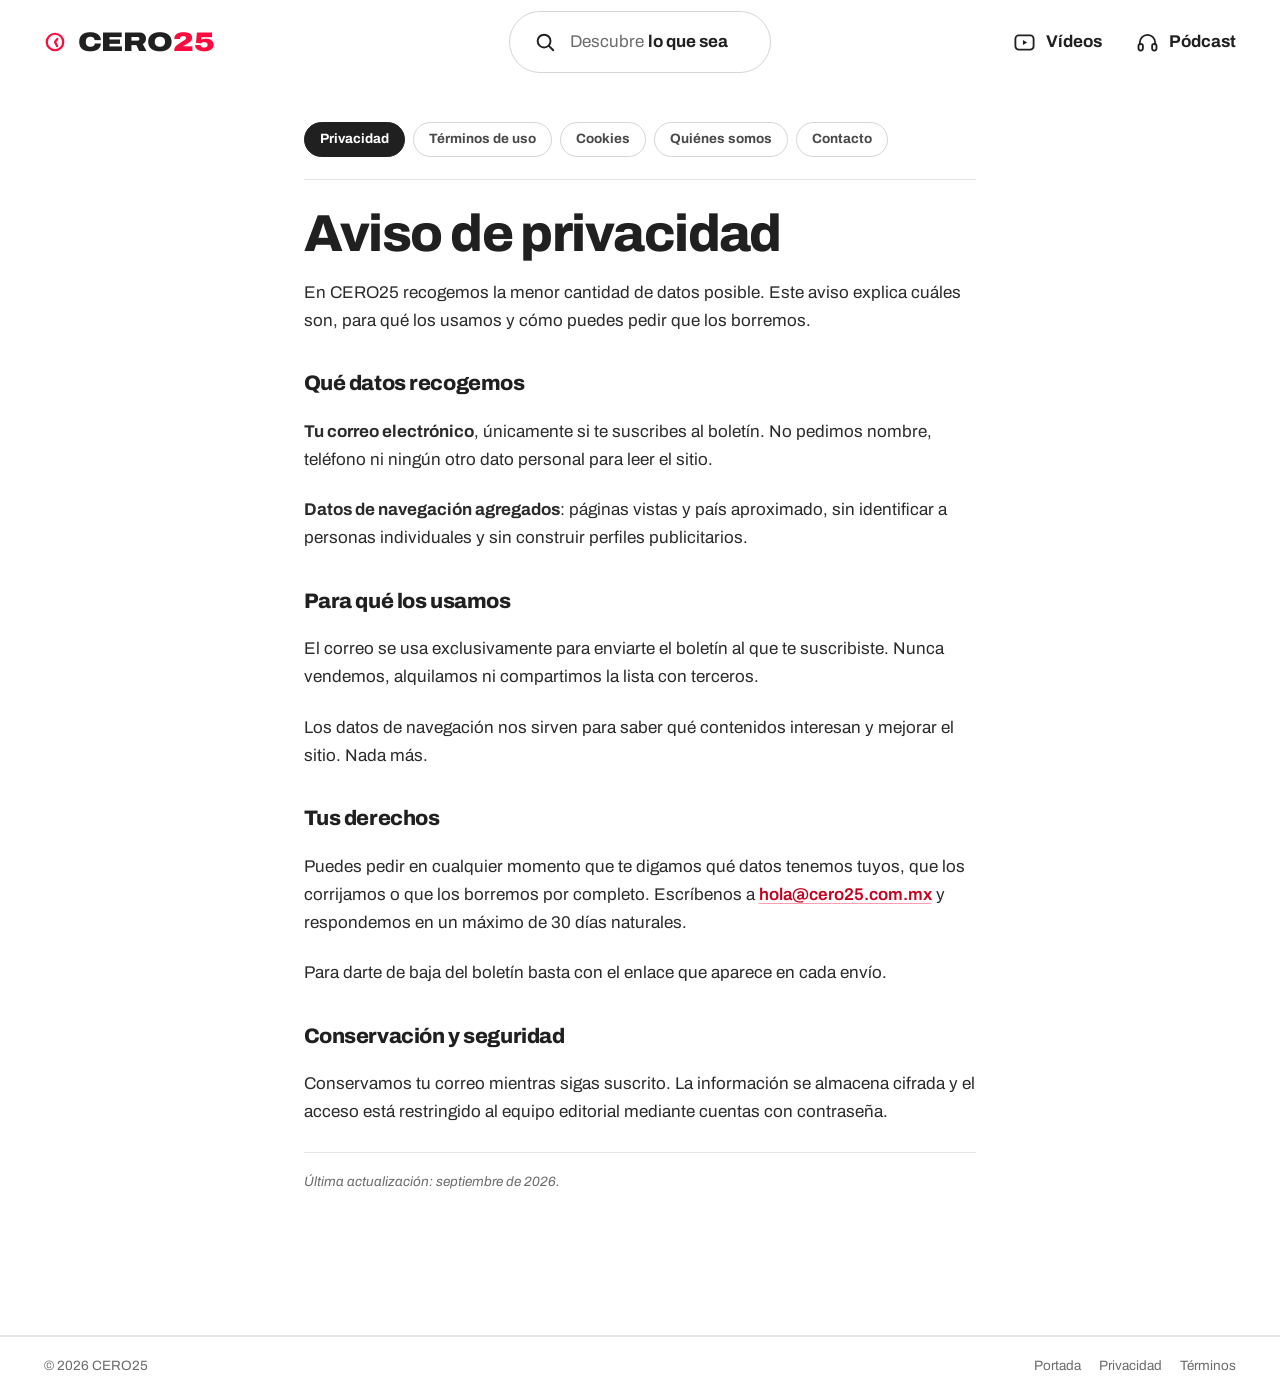
<file: public/legal.html>
<!DOCTYPE html>
<html lang="es">
<head>
<meta charset="UTF-8">
<meta name="viewport" content="width=device-width, initial-scale=1">
<title>CERO25 — Información legal</title>
<meta name="description" content="Aviso de privacidad, términos de uso y política de cookies de CERO25." id="metaDesc">
<meta name="theme-color" content="#ff0a3c">
<link rel="preconnect" href="https://fonts.googleapis.com">
<link rel="preconnect" href="https://fonts.gstatic.com" crossorigin>
<link href="https://fonts.googleapis.com/css2?family=Archivo:ital,wdth,wght@0,62..125,100..900;1,62..125,100..900&display=swap" rel="stylesheet">
<link rel="stylesheet" href="styles.css">
<link rel="icon" href="data:image/svg+xml,%3Csvg xmlns='http://www.w3.org/2000/svg' viewBox='0 0 24 24'%3E%3Ccircle cx='12' cy='12' r='9' fill='none' stroke='%23ff0a3c' stroke-width='2.6'/%3E%3Cpath d='M12 12l2.6-3.4M12 12l2.4 4.6' stroke='%23ff0a3c' stroke-width='2.6' stroke-linecap='round' fill='none'/%3E%3C/svg%3E">
</head>
<body>

<header class="hdr" id="hdr">
  <div class="hdr-in">
    <a class="logo" href="index.html" aria-label="CERO25 — inicio">
      <svg class="logo-clock" viewBox="0 0 24 24" aria-hidden="true">
        <circle cx="12" cy="12" r="9"></circle>
        <path d="M12 12l2.6-3.4"></path>
        <path d="M12 12l2.4 4.6"></path>
      </svg>
      <span class="logo-word">CERO<span class="n25">25</span></span>
    </a>
    <form class="search" role="search" action="seccion.html" method="get">
      <svg class="search-ico" viewBox="0 0 24 24" aria-hidden="true">
        <circle cx="11" cy="11" r="7"></circle><path d="M16.5 16.5L21 21"></path>
      </svg>
      <input name="q" type="search" aria-label="Descubre lo que sea" autocomplete="off">
      <span class="search-ph">Descubre <b>lo que sea</b></span>
    </form>
    <div class="hdr-right">
      <nav class="hdr-links" aria-label="Medios">
        <a href="seccion.html?tipo=video" class="hdr-link">
          <svg viewBox="0 0 24 24" aria-hidden="true"><rect x="2.5" y="4.5" width="19" height="15" rx="3.5"></rect><path d="M10.4 9.3v5.4l4.4-2.7z" fill="currentColor" stroke="none"></path></svg>
          <span>Vídeos</span>
        </a>
        <a href="seccion.html?cat=podcast" class="hdr-link">
          <svg viewBox="0 0 24 24" aria-hidden="true"><path d="M4 14v-2a8 8 0 0116 0v2"></path><rect x="2.6" y="13.4" width="4.6" height="7" rx="2.3"></rect><rect x="16.8" y="13.4" width="4.6" height="7" rx="2.3"></rect></svg>
          <span>Pódcast</span>
        </a>
      </nav>
    </div>
  </div>
</header>

<main class="art-wrap">
  <div class="legal-tabs">
    <a href="legal.html?p=privacidad" data-t="privacidad">Privacidad</a>
    <a href="legal.html?p=terminos" data-t="terminos">Términos de uso</a>
    <a href="legal.html?p=cookies" data-t="cookies">Cookies</a>
    <a href="legal.html?p=nosotros" data-t="nosotros">Quiénes somos</a>
    <a href="legal.html?p=contacto" data-t="contacto">Contacto</a>
  </div>

  <article id="sec-privacidad" hidden>
    <h1 class="art-title">Aviso de privacidad</h1>
    <div class="art-cuerpo legal-cuerpo">
      <p>En CERO25 recogemos la menor cantidad de datos posible. Este aviso explica cuáles
        son, para qué los usamos y cómo puedes pedir que los borremos.</p>
      <h2>Qué datos recogemos</h2>
      <p><b>Tu correo electrónico</b>, únicamente si te suscribes al boletín. No pedimos
        nombre, teléfono ni ningún otro dato personal para leer el sitio.</p>
      <p><b>Datos de navegación agregados</b>: páginas vistas y país aproximado, sin
        identificar a personas individuales y sin construir perfiles publicitarios.</p>
      <h2>Para qué los usamos</h2>
      <p>El correo se usa exclusivamente para enviarte el boletín al que te suscribiste.
        Nunca vendemos, alquilamos ni compartimos la lista con terceros.</p>
      <p>Los datos de navegación nos sirven para saber qué contenidos interesan y mejorar
        el sitio. Nada más.</p>
      <h2>Tus derechos</h2>
      <p>Puedes pedir en cualquier momento que te digamos qué datos tenemos tuyos, que los
        corrijamos o que los borremos por completo. Escríbenos a
        <a href="mailto:hola@cero25.com.mx">hola@cero25.com.mx</a> y respondemos en un
        máximo de 30 días naturales.</p>
      <p>Para darte de baja del boletín basta con el enlace que aparece en cada envío.</p>
      <h2>Conservación y seguridad</h2>
      <p>Conservamos tu correo mientras sigas suscrito. La información se almacena cifrada
        y el acceso está restringido al equipo editorial mediante cuentas con contraseña.</p>
      <p class="legal-fecha">Última actualización: septiembre de 2026.</p>
    </div>
  </article>

  <article id="sec-terminos" hidden>
    <h1 class="art-title">Términos de uso</h1>
    <div class="art-cuerpo legal-cuerpo">
      <p>Al usar CERO25 aceptas estas condiciones. Están escritas para que se entiendan.</p>
      <h2>Uso del contenido</h2>
      <p>Los textos e imágenes originales de CERO25 son propiedad de sus autores. Puedes
        <b>citar fragmentos</b> siempre que incluyas un enlace a la fuente. No puedes
        republicar artículos completos, traducirlos ni reutilizarlos con fines comerciales
        sin permiso escrito.</p>
      <p>Algunas imágenes provienen de bancos con licencias abiertas (Creative Commons o
        dominio público) y llevan el crédito de su autor. Esos créditos deben conservarse
        si reutilizas el material.</p>
      <h2>Contenido de terceros</h2>
      <p>El sitio incrusta reproductores de plataformas externas como YouTube y Spotify.
        Ese contenido pertenece a sus titulares y se rige por los términos de cada
        plataforma.</p>
      <h2>Exactitud y responsabilidad</h2>
      <p>Publicamos con el mayor cuidado posible y corregimos los errores que detectamos.
        Aun así, el contenido se ofrece con fines informativos y de entretenimiento; no
        constituye asesoría profesional de ningún tipo.</p>
      <h2>Disponibilidad</h2>
      <p>Procuramos que el sitio esté siempre disponible, pero puede haber interrupciones
        por mantenimiento o causas ajenas. Nos reservamos el derecho de modificar o retirar
        contenidos y de actualizar estos términos.</p>
      <p class="legal-fecha">Última actualización: septiembre de 2026.</p>
    </div>
  </article>

  <article id="sec-cookies" hidden>
    <h1 class="art-title">Política de cookies</h1>
    <div class="art-cuerpo legal-cuerpo">
      <p>Buenas noticias: CERO25 usa muy pocas, y ninguna sirve para perseguirte por
        internet.</p>
      <h2>Qué guardamos en tu navegador</h2>
      <p><b>Datos técnicos mínimos.</b> Si entras al panel de redacción, tu sesión se
        guarda para no pedirte la contraseña en cada página. Si eres lector, prácticamente
        no guardamos nada.</p>
      <p><b>Almacenamiento local del sitio.</b> Para que las páginas carguen rápido, el
        navegador guarda copias de imágenes y estilos. Se puede borrar en cualquier momento
        desde la configuración de tu navegador.</p>
      <h2>Lo que NO usamos</h2>
      <p>No usamos cookies publicitarias, ni de redes sociales, ni de terceros que
        construyan perfiles de comportamiento. Nuestra medición de audiencia es anónima
        y agregada: cuenta visitas, no personas.</p>
      <p>Por eso no verás en este sitio el molesto banner de consentimiento: no lo
        necesitamos.</p>
      <h2>Contenido incrustado</h2>
      <p>Cuando reproduces un vídeo o un episodio, la plataforma correspondiente
        (YouTube o Spotify) puede establecer sus propias cookies. Usamos la versión de
        YouTube sin cookies de rastreo siempre que es posible.</p>
      <p class="legal-fecha">Última actualización: septiembre de 2026.</p>
    </div>
  </article>

  <article id="sec-nosotros" hidden>
    <h1 class="art-title">Quiénes somos</h1>
    <div class="art-cuerpo legal-cuerpo">
      <p>CERO25 es una publicación independiente sobre videojuegos, cine, series, anime,
        música y la cultura digital que los rodea. En español, y con criterio propio.</p>
      <h2>Qué hacemos</h2>
      <p>Análisis, guías, reportajes, vídeos y pódcast. Cubrimos lo que nos parece que vale
        la pena, no lo que dicta el calendario de lanzamientos. Cuando algo no nos convence
        lo decimos, y explicamos por qué.</p>
      <h2>Cómo trabajamos</h2>
      <p>Cada texto pasa por manos que jugaron, vieron o probaron aquello de lo que
        escriben. Si cometemos un error, lo corregimos y lo hacemos notar en la nota.</p>
      <p>No aceptamos pagos a cambio de coberturas ni de valoraciones favorables. Si en
        algún momento un contenido está patrocinado, aparecerá señalado con claridad.</p>
      <h2>El equipo</h2>
      <p>Puedes ver las publicaciones de cada firma haciendo clic en su nombre al pie de
        cualquier artículo.</p>
    </div>
  </article>

  <article id="sec-contacto" hidden>
    <h1 class="art-title">Contacto</h1>
    <div class="art-cuerpo legal-cuerpo">
      <p>Escríbenos. Leemos todo, aunque no siempre podamos responder de inmediato.</p>
      <h2>Correo general</h2>
      <p><a href="mailto:hola@cero25.com.mx">hola@cero25.com.mx</a> — dudas, sugerencias,
        correcciones o simplemente saludar. Respondemos en 48 horas hábiles.</p>
      <h2>¿Tienes una historia?</h2>
      <p>Mándanos dos párrafos explicando de qué va y por qué ahora. Si encaja, te
        contactamos para hablarlo.</p>
      <h2>Prensa y colaboraciones</h2>
      <p>Para envío de material de prensa, kits de lanzamiento o propuestas de
        colaboración, usa el mismo correo con el asunto <b>Prensa</b>.</p>
      <h2>Correcciones</h2>
      <p>Si detectas un error en una nota, dínoslo con el enlace del artículo. Corregir
        rápido es parte de hacer las cosas bien.</p>
    </div>
  </article>
</main>

<footer class="ftr">
  <div class="ftr-legal">
    <span>© 2026 CERO25</span>
    <span class="ftr-legal-links">
      <a href="index.html">Portada</a>
      <a href="legal.html?p=privacidad">Privacidad</a>
      <a href="legal.html?p=terminos">Términos</a>
    </span>
  </div>
</footer>

<script>
(function () {
  'use strict';
  var titulos = {
    privacidad: 'Aviso de privacidad', terminos: 'Términos de uso',
    cookies: 'Política de cookies', nosotros: 'Quiénes somos', contacto: 'Contacto'
  };
  var p = new URLSearchParams(location.search).get('p') || 'privacidad';
  if (!titulos[p]) p = 'privacidad';
  document.getElementById('sec-' + p).hidden = false;
  document.title = 'CERO25 — ' + titulos[p];
  var t = document.querySelector('.legal-tabs [data-t="' + p + '"]');
  if (t) t.classList.add('on');
})();
</script>
</body>
</html>
</file>
<file: public/styles.css>
/* ============================================================
   The Ringer — clon de layout (demo)
   Fuente sustituta: Archivo variable (eje wdth) ≈ GT America / Expanded
   ============================================================ */

:root{
  --ink:#202020;
  --ink-2:#494949;
  --ink-3:#6b6b6b;
  --line:#e4e4e4;
  --line-2:#d6d6d6;
  --bg:#ffffff;
  --bg-2:#f6f6f6;
  --green:#00b112;
  --mint:#08ba7e;
  --tan:#d0a15b;
  --chip:#2c2c2c;

  --pad: clamp(16px, 3.4vw, 64px);
  --r-card: 20px;
  --r-hero: 28px;
  --hdr-h: 84px;

  --ease: cubic-bezier(.22,.61,.36,1);
}

*,*::before,*::after{box-sizing:border-box}

html{ -webkit-text-size-adjust:100%; scroll-behavior:smooth }

body{
  margin:0;
  background:var(--bg);
  color:var(--ink);
  font-family:"Archivo","GT America",Arial,Helvetica,sans-serif;
  font-variation-settings:"wdth" 100;
  font-size:16px;
  line-height:1.35;
  -webkit-font-smoothing:antialiased;
  text-rendering:optimizeLegibility;
}

img{max-width:100%;display:block}
[hidden]{display:none!important}
/* palabras muy largas (URLs, nombres técnicos) no deben desbordar */
.card-h,.slide-h,.fx-h,.art-title,.sec-title-page,.autor-nombre,
.study-card h3,.mini-card h3,.short-card h3,.read-item,.vid-row h4,
.art-cuerpo,.band-h{overflow-wrap:anywhere}
a{color:inherit;text-decoration:none}
button{font:inherit;color:inherit;background:none;border:0;cursor:pointer}
h1,h2,h3,h4{margin:0;font-weight:800;letter-spacing:-.02em}

svg{width:100%;height:100%;fill:none;stroke:currentColor;stroke-width:1.9;
     stroke-linecap:round;stroke-linejoin:round}

.skip{position:absolute;left:-9999px;top:0;background:#000;color:#fff;padding:10px 16px;z-index:999}
.skip:focus{left:8px;top:8px}

:focus-visible{outline:3px solid var(--green);outline-offset:3px;border-radius:6px}

/* ============================================================
   HEADER
   ============================================================ */
.hdr{
  position:sticky;top:0;z-index:60;
  background:var(--bg);
  transition:box-shadow .25s var(--ease);
}
.hdr.is-stuck{box-shadow:0 1px 0 var(--line), 0 8px 24px -18px rgba(0,0,0,.5)}

.hdr-in{
  height:var(--hdr-h);
  padding:0 var(--pad);
  display:flex;
  align-items:center;
  justify-content:space-between;
  gap:16px;
}
.hdr-in > .logo,
.hdr-in > .hdr-right{flex:1 1 0}
.hdr-in > .hdr-right{display:flex;align-items:center;justify-content:flex-end}
.hdr-in > .search{flex:0 0 auto}

/* --- wordmark: reloj carmesí marcando las 2:25 + "25" en rojo --- */
.logo{display:inline-flex;align-items:center;gap:12px;justify-self:start}
.logo-clock{
  width:22px;height:22px;flex:0 0 auto;
  color:#ff0a3c;stroke-width:2.4;
}
.logo-word .n25{color:#ff0a3c}
.logo-word{
  font-weight:900;
  font-variation-settings:"wdth" 118,"wght" 900;
  font-size:clamp(19px,2.1vw,29px);
  letter-spacing:-.005em;
  line-height:1;
  white-space:nowrap;
}

/* --- search --- */
.search{
  position:relative;
  justify-self:center;
  display:flex;align-items:center;
  width:clamp(190px,22vw,262px);
  height:62px;
  border:1px solid var(--line-2);
  border-radius:999px;
  background:var(--bg);
  padding:0 22px 0 24px;
  transition:border-color .2s var(--ease), box-shadow .2s var(--ease), width .25s var(--ease);
}
.search:focus-within{
  border-color:#111;
  box-shadow:0 6px 22px -14px rgba(0,0,0,.6);
  width:clamp(220px,30vw,380px);
}
.search-ico{width:22px;height:22px;flex:0 0 auto;color:var(--ink);stroke-width:2.1}
.search input{
  position:absolute;inset:0;
  width:100%;height:100%;
  padding:0 22px 0 60px;
  border:0;border-radius:999px;background:transparent;
  font:inherit;font-size:17px;color:var(--ink);
  outline:none;
}
.search input::-webkit-search-cancel-button{display:none}
.search-ph{
  pointer-events:none;
  margin-left:14px;
  font-size:17px;color:var(--ink-3);
  white-space:nowrap;overflow:hidden;
}
.search-ph b{color:var(--ink);font-weight:700}
.search.has-val .search-ph{opacity:0}

/* --- right links --- */
.hdr-links{display:flex;align-items:center;gap:34px;justify-self:end}
.hdr-link{display:inline-flex;align-items:center;gap:10px;font-weight:700;font-size:17px}
.hdr-link svg{width:23px;height:23px;flex:0 0 auto}
.hdr-link:hover{color:var(--ink-2)}

.burger{
  grid-column:3;justify-self:end;
  width:56px;height:56px;border-radius:50%;
  border:1px solid var(--line-2);
  display:grid;place-content:center;gap:5px;
  margin-left:26px;
  transition:background .2s var(--ease)
}
.burger:hover{background:var(--bg-2)}
.burger span{display:block;width:20px;height:2px;background:var(--ink);border-radius:2px;
             transition:transform .28s var(--ease), opacity .18s var(--ease)}
.burger.is-open span:nth-child(1){transform:translateY(7px) rotate(45deg)}
.burger.is-open span:nth-child(2){opacity:0}
.burger.is-open span:nth-child(3){transform:translateY(-7px) rotate(-45deg)}

/* ============================================================
   CATEGORY PILLS
   ============================================================ */
.pills-wrap{
  position:relative;
  background:var(--bg);
  padding:6px 0 14px;
}
.pills{
  display:flex;gap:12px;
  padding:4px var(--pad) 8px;
  overflow-x:auto;
  scrollbar-width:none;
  cursor:grab;
  scroll-behavior:smooth;
}
.pills::-webkit-scrollbar{display:none}
.pills.is-drag{cursor:grabbing;scroll-behavior:auto}
.pills.is-drag .pill{pointer-events:none}

.pill{
  flex:0 0 auto;
  height:46px;
  display:inline-flex;align-items:center;
  padding:0 22px;
  border:1px solid var(--line-2);
  border-radius:999px;
  font-size:16px;font-weight:600;
  white-space:nowrap;
  transition:background .18s var(--ease), border-color .18s var(--ease), color .18s var(--ease);
}
.pill:hover{background:var(--bg-2);border-color:#bcbcbc}
.pill.is-on{background:var(--ink);border-color:var(--ink);color:#fff}

/* ============================================================
   HERO CAROUSEL
   ============================================================ */
.hero{
  position:relative;
  padding:0 0 clamp(28px,4vw,56px);
}
.hero-track{
  display:flex;
  gap:22px;
  padding:0 var(--pad);
  overflow-x:auto;
  scroll-snap-type:x mandatory;
  scrollbar-width:none;
  scroll-behavior:smooth;
  cursor:grab;
}
.hero-track::-webkit-scrollbar{display:none}
.hero-track.is-drag{cursor:grabbing;scroll-behavior:auto}

.slide{
  /* 100% del content-box del track = ancho de viewport menos los dos --pad,
     así los slides vecinos asoman por los bordes (pad - gap) como en el sitio */
  flex:0 0 100%;
  scroll-snap-align:center;
  display:grid;
  grid-template-columns:1fr 1fr;
  align-items:center;
  gap:clamp(20px,3vw,48px);
  min-height:clamp(360px,44vw,700px);
  padding:clamp(20px,2.4vw,40px);
  border-radius:var(--r-hero);
  background:#000;
  color:#fff;
  overflow:hidden;
}

.slide-txt{padding:clamp(8px,2.2vw,44px);display:flex;flex-direction:column;align-items:flex-start;gap:22px}

.chip{
  display:inline-flex;align-items:center;
  height:38px;padding:0 20px;
  border-radius:999px;
  background:var(--chip);color:#fff;
  font-size:14px;font-weight:700;
}
.chip-light{background:rgba(255,255,255,.16);backdrop-filter:blur(6px)}

.slide-h{
  font-size:clamp(28px,3.5vw,58px);
  font-weight:800;
  line-height:1.04;
  letter-spacing:-.028em;
  margin:0;
  max-width:14ch;
}

.byline{display:flex;align-items:center;gap:12px;font-size:17px;font-weight:500}
.byline b{font-weight:700}
.byline-sm{font-size:15px}

.avatar{
  width:34px;height:34px;border-radius:50%;
  object-fit:cover;flex:0 0 auto;
  background:#111;
}
.avatar-r{
  display:grid;place-content:center;
  background:#111;color:#fff;
  font-weight:900;font-size:15px;
  font-variation-settings:"wdth" 110,"wght" 900;
  border:1px solid rgba(255,255,255,.25);
}
.avatar-green{background:var(--green);color:#001a05;border-color:transparent}

.slide-art{
  position:relative;
  align-self:stretch;
  border-radius:20px;
  overflow:hidden;
  background:var(--art,#08ba7e);
  min-height:200px;
}
.slide-art img{
  width:100%;height:100%;object-fit:cover;
  mix-blend-mode:normal;
}

/* arrows */
.hero-nav{
  position:absolute;top:50%;transform:translateY(-50%);
  width:52px;height:52px;border-radius:50%;
  background:rgba(255,255,255,.92);
  color:#111;
  display:grid;place-content:center;
  box-shadow:0 10px 30px -12px rgba(0,0,0,.55);
  z-index:5;
  opacity:0;
  transition:opacity .22s var(--ease), transform .22s var(--ease), background .2s;
}
.hero-nav svg{width:22px;height:22px;stroke-width:2.4}
.hero:hover .hero-nav, .hero-nav:focus-visible{opacity:1}
.hero-nav:hover{background:#fff;transform:translateY(-50%) scale(1.06)}
.hero-nav.prev{left:calc(var(--pad) + 14px)}
.hero-nav.next{right:calc(var(--pad) + 14px)}
.hero-nav[disabled]{opacity:0 !important;pointer-events:none}

.hero-dots{
  display:flex;justify-content:center;gap:9px;
  margin-top:22px;
}
.hero-dots button{
  width:8px;height:8px;border-radius:50%;
  background:var(--line-2);
  transition:width .25s var(--ease), background .25s var(--ease);
}
.hero-dots button[aria-selected="true"]{width:26px;border-radius:999px;background:var(--ink)}

/* ============================================================
   RAILS (The Latest / Podcasts)
   ============================================================ */
.rail-sec{padding:clamp(20px,3vw,46px) 0}

.rail-head{
  display:flex;align-items:center;gap:16px;
  padding:0 var(--pad);
  margin-bottom:clamp(16px,2vw,28px);
}
.rail-title{font-size:clamp(26px,2.5vw,38px);letter-spacing:-.03em}
.rail-arrow{
  width:40px;height:40px;border-radius:50%;
  border:1px solid var(--line-2);
  display:grid;place-content:center;
  transition:background .2s var(--ease), transform .2s var(--ease)
}
.rail-arrow svg{width:16px;height:16px;stroke-width:2.4}
.rail-arrow:hover{background:var(--bg-2);transform:translateX(2px)}

.rail{
  display:grid;
  grid-auto-flow:column;
  grid-auto-columns:minmax(260px, 1fr);
  gap:clamp(14px,1.6vw,26px);
  padding:4px var(--pad) 10px;
  overflow-x:auto;
  scroll-snap-type:x proximity;
  scrollbar-width:none;
  scroll-behavior:smooth;
}
.rail::-webkit-scrollbar{display:none}

/* ---- standard card ---- */
.card{scroll-snap-align:start;display:flex;flex-direction:column;gap:14px}

.card-media{
  position:relative;
  display:block;
  aspect-ratio:1/1;
  border-radius:var(--r-card);
  overflow:hidden;
  background:#111;
  isolation:isolate;
}
.card-media > img{
  position:absolute;inset:0;
  width:100%;height:100%;object-fit:cover;
  transition:transform .5s var(--ease);
}
.card:hover .card-media > img{transform:scale(1.04)}

.card-shade{
  position:absolute;inset:0;
  background:linear-gradient(to top, rgba(0,0,0,.86) 0%, rgba(0,0,0,.55) 26%, rgba(0,0,0,0) 58%);
}
.card-shade-video{
  background:linear-gradient(to top, rgba(60,20,10,.94) 0%, rgba(60,20,10,.6) 32%, rgba(0,0,0,.08) 70%);
}

.card-body{
  position:absolute;left:0;right:0;bottom:0;
  padding:clamp(14px,1.4vw,22px);
  display:flex;flex-direction:column;align-items:flex-start;gap:11px;
  color:#fff;
}

.tag{
  display:inline-flex;align-items:center;gap:7px;
  height:26px;padding:0 12px;
  border-radius:6px;
  background:rgba(255,255,255,.2);
  backdrop-filter:blur(6px);
  font-size:12px;font-weight:800;letter-spacing:.02em;
  text-transform:uppercase;
}
.tag-video{background:#1e88ff;text-transform:none;font-size:13px;letter-spacing:0;height:28px;border-radius:999px;padding:0 12px 0 8px}
.tag-video svg{width:16px;height:16px;flex:0 0 auto}

.card-h{
  font-size:clamp(17px,1.15vw,21px);
  font-weight:800;
  line-height:1.18;
  letter-spacing:-.018em;
}

.card-foot{
  display:flex;align-items:center;gap:11px;
  font-size:14.5px;color:var(--ink-2);
}
.card-foot b{color:var(--ink);font-weight:700}
.card-foot .avatar{width:30px;height:30px}
.dot{font-style:normal;opacity:.6;padding:0 2px}

.byline-on-media{margin-top:2px}
.byline-on-media .avatar{width:28px;height:28px}

/* ---- newsletter card ---- */
.card-news .card-media{
  background:#101014;
  display:grid;
  grid-template-rows:auto 1fr;
  padding:clamp(16px,1.5vw,26px) clamp(16px,1.5vw,26px) 0;
  gap:16px;
  color:#fff;
}
.news-top{display:flex;flex-direction:column;gap:14px}
.news-kicker{
  display:inline-flex;align-items:center;gap:9px;
  font-size:14px;font-weight:700;
}
.news-kicker i{width:9px;height:9px;border-radius:50%;background:#ff0a3c;display:block}
.card-news .card-h{font-size:clamp(19px,1.35vw,25px);line-height:1.15}
.card-news .byline{color:#fff}
.news-art{
  position:relative;
  border-radius:14px 14px 0 0;
  overflow:hidden;
  background:var(--mint);
}
.news-art img{
  position:absolute;inset:0;width:100%;height:100%;object-fit:cover;
  transition:transform .5s var(--ease);
}
.card-news:hover .news-art img{transform:scale(1.04)}

/* ---- video affordances ---- */
.badge-time{
  position:absolute;top:14px;right:14px;
  background:rgba(0,0,0,.62);
  color:#fff;font-size:12.5px;font-weight:700;
  padding:5px 10px;border-radius:7px;
  backdrop-filter:blur(4px);
}
.play{
  position:absolute;top:44%;left:50%;
  transform:translate(-50%,-50%);
  width:56px;height:56px;border-radius:50%;
  background:rgba(255,255,255,.94);color:#111;
  display:grid;place-content:center;
  transition:transform .25s var(--ease), background .2s;
}
.play svg{width:30px;height:30px}
.card:hover .play{transform:translate(-50%,-50%) scale(1.09);background:#fff}

/* ---- podcast squares ---- */
.rail-sq{grid-auto-columns:minmax(190px, 1fr)}
.pod{display:flex;flex-direction:column;gap:12px;scroll-snap-align:start}
.pod img{aspect-ratio:1/1;object-fit:cover;border-radius:14px;transition:transform .4s var(--ease)}
.pod:hover img{transform:scale(1.03)}
.pod h3{font-size:16px;line-height:1.2;letter-spacing:-.015em}
.pod p{margin:0;font-size:14px;color:var(--ink-3)}

/* ============================================================
   FEATURE BAND
   ============================================================ */
.band{padding:clamp(16px,2vw,32px) 0}
.band-in{
  position:relative;
  margin:0 var(--pad);
  border-radius:var(--r-hero);
  overflow:hidden;
  min-height:clamp(300px,32vw,460px);
  display:flex;align-items:flex-end;
  background:#0a1622;
  isolation:isolate;
}
.band-bg{
  position:absolute;inset:0;z-index:-1;
  width:100%;height:100%;object-fit:cover;
  opacity:.72;
}
.band-in::after{
  content:"";position:absolute;inset:0;z-index:-1;
  background:linear-gradient(105deg, rgba(4,10,18,.92) 0%, rgba(4,10,18,.55) 48%, rgba(4,10,18,.1) 100%);
}
.band-txt{
  padding:clamp(22px,3vw,54px);
  color:#fff;
  display:flex;flex-direction:column;align-items:flex-start;gap:18px;
  max-width:640px;
}
.band-h{font-size:clamp(30px,3.6vw,58px);letter-spacing:-.03em;line-height:1.03}
.band-p{margin:0;font-size:clamp(15px,1.15vw,19px);color:rgba(255,255,255,.82);max-width:46ch}
.btn{
  display:inline-flex;align-items:center;
  height:48px;padding:0 26px;border-radius:999px;
  background:#fff;color:#111;font-weight:700;font-size:16px;
  transition:transform .2s var(--ease), background .2s
}
.btn:hover{transform:translateY(-2px);background:var(--green);color:#fff}

/* ============================================================
   FOOTER
   ============================================================ */
.ftr{
  margin-top:clamp(32px,5vw,80px);
  border-top:1px solid var(--line);
  background:var(--bg);
}
.ftr-in{
  padding:clamp(30px,4vw,60px) var(--pad);
  display:grid;
  grid-template-columns:auto 1fr auto;
  gap:clamp(24px,4vw,64px);
  align-items:start;
}
.logo-ftr .logo-word{font-size:24px}
.ftr-cols{display:grid;grid-template-columns:repeat(3,minmax(0,1fr));gap:28px}
.ftr-cols div{display:flex;flex-direction:column;gap:10px}
.ftr-cols h4{font-size:13px;text-transform:uppercase;letter-spacing:.09em;color:var(--ink-3);font-weight:800;margin-bottom:4px}
.ftr-cols a{font-size:15px;font-weight:500;color:var(--ink-2)}
.ftr-cols a:hover{color:var(--ink);text-decoration:underline}
.ftr-social{display:flex;gap:12px}
.ftr-social a{
  width:42px;height:42px;border-radius:50%;
  border:1px solid var(--line-2);
  display:grid;place-content:center;font-size:17px;
  transition:background .2s var(--ease)
}
.ftr-social a:hover{background:var(--bg-2)}

.ftr-legal{
  border-top:1px solid var(--line);
  padding:20px var(--pad);
  display:flex;justify-content:space-between;flex-wrap:wrap;gap:12px;
  font-size:13.5px;color:var(--ink-3);
}
.ftr-legal-links{display:flex;gap:18px}
.ftr-legal a:hover{color:var(--ink)}

/* ============================================================
   MENU OVERLAY
   ============================================================ */
.menu{
  position:fixed;inset:var(--hdr-h) 0 0;
  z-index:55;
  background:var(--bg);
  overflow-y:auto;
  animation:menuIn .28s var(--ease);
}
@keyframes menuIn{from{opacity:0;transform:translateY(-10px)}to{opacity:1;transform:none}}
.menu-in{padding:clamp(24px,4vw,56px) var(--pad)}
.menu-grid{display:grid;grid-template-columns:repeat(auto-fit,minmax(200px,1fr));gap:clamp(24px,4vw,56px)}
.menu-grid div{display:flex;flex-direction:column;gap:14px}
.menu-grid h4{font-size:13px;text-transform:uppercase;letter-spacing:.09em;color:var(--ink-3);font-weight:800}
.menu-grid a{font-size:clamp(20px,2.2vw,30px);font-weight:800;letter-spacing:-.025em}
.menu-grid a:hover{color:var(--green)}
body.no-scroll{overflow:hidden}

/* ============================================================
   RESPONSIVE
   ============================================================ */
@media (max-width:1180px){
  .hdr-links{gap:22px}
  .hdr-link span{display:none}
  .slide-h{max-width:none}
}
@media (max-width:900px){
  :root{--hdr-h:70px}
  .search{width:clamp(140px,34vw,240px);height:50px;padding:0 16px}
  .search input{padding-left:48px}
  .search-ico{width:19px;height:19px}
  .search-ph,.search input{font-size:15px}
  .burger{width:46px;height:46px;margin-left:14px}
  .slide{grid-template-columns:1fr;min-height:0;gap:20px}
  .slide-art{order:-1;aspect-ratio:16/10;min-height:0}
  .slide-txt{padding:6px 6px 12px}
  .hero-nav{display:none}
  .rail{grid-auto-columns:minmax(230px,78vw)}
  .rail-sq{grid-auto-columns:minmax(150px,42vw)}
  .ftr-in{grid-template-columns:1fr;gap:28px}
}
@media (max-width:620px){
  .hdr-links{display:none}
  .search{width:100%;max-width:none}
  .rail{grid-auto-columns:minmax(220px,84vw)}
  .ftr-cols{grid-template-columns:1fr 1fr}
  .card-media{aspect-ratio:4/5}
}

/* ============================================================
   SECCIONES 2ª FASE (clon completo)
   ============================================================ */

/* titular-sticker (Videos / Shorts / Podcasts) */
.sticker-head{display:flex;justify-content:center;margin:clamp(20px,3vw,40px) 0}
.sticker{display:inline-block;background:#fff;color:#111;border:3px solid #111;
  border-radius:999px;padding:10px 34px;font-size:clamp(24px,2.6vw,40px);font-weight:800;
  letter-spacing:-.03em;transform:rotate(-3deg);box-shadow:4px 5px 0 rgba(0,0,0,.85)}

/* ---- Noteworthy Reads ---- */
.noteworthy{display:grid;grid-template-columns:1.1fr 1fr 1fr;gap:clamp(14px,1.6vw,26px);
  padding:0 var(--pad)}
.reads-list{display:flex;flex-direction:column}
.reads-list h2{font-size:clamp(20px,1.8vw,26px);letter-spacing:-.02em;margin-bottom:10px}
.read-item{display:block;padding:14px 2px;border-bottom:1px solid var(--line);
  font-size:15.5px;font-weight:700;line-height:1.3;letter-spacing:-.01em;transition:color .2s}
.read-item:hover{color:var(--ink-3)}
.read-item:last-child{border-bottom:0}
.note-card{position:relative;border-radius:var(--r-card);overflow:hidden;background:#111;
  min-height:300px;display:flex;align-items:flex-end;isolation:isolate}
.note-card img{position:absolute;inset:0;width:100%;height:100%;object-fit:cover;z-index:-1;
  transition:transform .5s var(--ease)}
.note-card:hover img{transform:scale(1.04)}
.note-card::after{content:"";position:absolute;inset:0;z-index:-1;
  background:linear-gradient(to top,rgba(0,0,0,.85) 0%,rgba(0,0,0,.35) 45%,transparent 75%)}
.note-card .nc-txt{padding:18px;color:#fff;display:flex;flex-direction:column;gap:8px;align-items:flex-start}
.note-card .card-h{font-size:clamp(16px,1.2vw,20px)}

/* ---- megabloque Videos ---- */
.videos-mega{margin:0 var(--pad);background:#0c0c0c;border-radius:var(--r-hero);
  padding:clamp(18px,2.4vw,40px);color:#fff}
.vm-label{font-size:14px;font-weight:800;letter-spacing:.06em;text-transform:uppercase;
  color:#9a9a9a;margin-bottom:16px}
.vm-grid{display:grid;grid-template-columns:1fr 1.6fr;gap:clamp(16px,2vw,32px);align-items:start}
.vid-row{display:grid;grid-template-columns:120px 1fr;gap:12px;align-items:center;
  padding:10px 0;border-bottom:1px solid #222}
.vid-row:last-child{border-bottom:0}
.vid-row img{width:120px;aspect-ratio:16/9;object-fit:cover;border-radius:10px}
.vid-row h4{font-size:14px;font-weight:700;line-height:1.25;letter-spacing:-.01em;transition:color .2s}
.vid-row:hover h4{color:#bdbdbd}
.vid-featured{position:relative;border-radius:20px;overflow:hidden;background:#191919;
  display:flex;align-items:flex-end;min-height:340px;isolation:isolate}
.vid-featured img{position:absolute;inset:0;width:100%;height:100%;object-fit:cover;z-index:-1}
.vid-featured::after{content:"";position:absolute;inset:0;z-index:-1;
  background:linear-gradient(to top,rgba(0,0,0,.9) 0%,rgba(0,0,0,.3) 50%,transparent 80%)}
.vid-featured .vf-txt{padding:clamp(16px,2vw,28px);display:flex;flex-direction:column;gap:10px}
.vid-featured .card-h{font-size:clamp(18px,1.7vw,26px)}
.vm-banner{position:relative;margin-top:clamp(16px,2vw,28px);border-radius:20px;overflow:hidden;
  min-height:clamp(220px,24vw,340px);display:flex;align-items:flex-end;justify-content:center;isolation:isolate}
.vm-banner img{position:absolute;inset:0;width:100%;height:100%;object-fit:cover;z-index:-1}
.vm-banner::after{content:"";position:absolute;inset:0;z-index:-1;
  background:linear-gradient(to top,rgba(0,0,0,.88) 0%,rgba(0,0,0,.25) 55%,transparent 85%)}
.vm-banner .card-h{text-align:center;font-size:clamp(20px,2.2vw,32px);max-width:22ch;
  padding:0 18px clamp(16px,2vw,28px);color:#fff}

/* ---- tarjetas Study Up (claras con borde) ---- */
.study-card{scroll-snap-align:start;border:1px solid var(--line);border-radius:16px;
  overflow:hidden;background:var(--bg);transition:box-shadow .25s var(--ease),transform .25s var(--ease)}
.study-card:hover{transform:translateY(-3px);box-shadow:0 14px 30px -18px rgba(0,0,0,.35)}
.study-card img{width:100%;aspect-ratio:16/10;object-fit:cover}
.study-card .sc-txt{padding:14px;display:flex;flex-direction:column;gap:8px;align-items:flex-start}
.study-card .tag{background:var(--bg-2);color:var(--ink);backdrop-filter:none}
.study-card h3{font-size:15.5px;font-weight:800;line-height:1.25;letter-spacing:-.015em}

/* ---- feature XL ---- */
.feature-xl{position:relative;margin:0 var(--pad);border-radius:var(--r-hero);overflow:hidden;
  min-height:clamp(340px,42vw,600px);display:flex;align-items:flex-end;justify-content:center;isolation:isolate}
.feature-xl img{position:absolute;inset:0;width:100%;height:100%;object-fit:cover;z-index:-1;
  transition:transform .8s var(--ease)}
.feature-xl:hover img{transform:scale(1.025)}
.feature-xl::after{content:"";position:absolute;inset:0;z-index:-1;
  background:linear-gradient(to top,rgba(0,0,0,.82) 0%,rgba(0,0,0,.2) 45%,transparent 70%)}
.feature-xl .fx-txt{text-align:center;color:#fff;padding:0 18px clamp(22px,3vw,44px);
  display:flex;flex-direction:column;gap:12px;align-items:center}
.feature-xl .fx-h{font-size:clamp(24px,3vw,44px);font-weight:800;letter-spacing:-.028em;
  line-height:1.08;max-width:24ch}

/* ---- fila de mini-features ---- */
.mini-row{display:grid;grid-template-columns:repeat(3,1fr);gap:clamp(12px,1.4vw,22px);
  padding:0 var(--pad)}
.mini-card{display:grid;grid-template-columns:1fr 110px;gap:12px;align-items:center;
  border:1px solid var(--line);border-radius:16px;padding:14px;background:var(--bg);
  transition:box-shadow .25s var(--ease)}
.mini-card:hover{box-shadow:0 12px 26px -18px rgba(0,0,0,.35)}
.mini-card img{width:110px;aspect-ratio:1/1;object-fit:cover;border-radius:12px}
.mini-card h3{font-size:15.5px;font-weight:800;line-height:1.25;letter-spacing:-.015em;margin-bottom:6px}
.mini-card .mc-meta{font-size:12.5px;color:var(--ink-3)}

/* ---- Shorts ---- */
.short-card{scroll-snap-align:start;position:relative;border-radius:16px;overflow:hidden;
  background:#111;aspect-ratio:9/13;isolation:isolate;display:flex;align-items:flex-end}
.short-card img{position:absolute;inset:0;width:100%;height:100%;object-fit:cover;z-index:-1;
  transition:transform .5s var(--ease)}
.short-card:hover img{transform:scale(1.05)}
.short-card::after{content:"";position:absolute;inset:0;z-index:-1;
  background:linear-gradient(to top,rgba(0,0,0,.8) 0%,transparent 45%)}
.short-card .play{top:auto;bottom:auto;top:42%}
.short-card h3{position:relative;color:#fff;font-size:14px;font-weight:800;line-height:1.25;
  letter-spacing:-.01em;padding:14px}
.rail-shorts{grid-auto-columns:minmax(170px,1fr)}

/* ---- Podcasts a color ---- */
.pod-color{scroll-snap-align:start;border-radius:18px;padding:16px 16px 18px;
  display:flex;flex-direction:column;gap:12px;color:#111;
  transition:transform .25s var(--ease),box-shadow .25s var(--ease)}
.pod-color:hover{transform:translateY(-4px) rotate(-.5deg);box-shadow:0 16px 32px -16px rgba(0,0,0,.45)}
.pod-color img{width:100%;aspect-ratio:1/1;object-fit:cover;border-radius:12px;
  box-shadow:0 8px 18px -8px rgba(0,0,0,.5)}
.pod-color h3{font-size:15.5px;font-weight:800;line-height:1.2;letter-spacing:-.015em}
.pc-green{background:#00b112;color:#fff}
.pc-orange{background:#ff7a1a;color:#1d0d00}
.pc-red{background:#e8362c;color:#fff}
.pc-yellow{background:#ffd21f;color:#241d00}
.pc-mint{background:#08ba7e;color:#00241a}

/* ---- cierre: Newsletter + Archive ---- */
.closing-grid{display:grid;grid-template-columns:1fr 1fr;gap:clamp(14px,1.6vw,26px);
  padding:0 var(--pad)}
.close-card{border-radius:var(--r-card);padding:clamp(22px,2.6vw,40px);min-height:280px;
  display:flex;flex-direction:column;gap:14px;align-items:flex-start;justify-content:center}
.close-card h2{font-size:clamp(22px,2.2vw,32px);letter-spacing:-.025em}
.close-card p{margin:0;font-size:15px}
.close-nl{background:#00b112;color:#fff}
.close-nl .nl-form{display:flex;width:100%;max-width:380px;background:#fff;border-radius:999px;
  padding:5px;margin-top:6px}
.close-nl input{flex:1;border:0;outline:none;background:none;padding:0 16px;font:inherit;
  font-size:15px;color:#111}
.close-nl button{width:44px;height:44px;border-radius:50%;background:#111;color:#fff;
  display:grid;place-content:center;font-size:18px;transition:transform .2s var(--ease)}
.close-nl button:hover{transform:scale(1.08)}
.close-ar{background:var(--bg-2);border:1px solid var(--line)}
.close-ar .btn{background:#111;color:#fff}
.close-ar .btn:hover{background:var(--green)}
.close-ill{width:58px;height:auto;fill:none;stroke:currentColor;stroke-width:2.6;
  stroke-linecap:round;stroke-linejoin:round}
.close-nl .close-ill{color:#fff}
.close-ar .close-ill{color:#111}

@media (max-width:1024px){
  .noteworthy{grid-template-columns:1fr 1fr}
  .reads-list{grid-column:1/-1}
  .vm-grid{grid-template-columns:1fr}
  .mini-row{grid-template-columns:1fr}
  .closing-grid{grid-template-columns:1fr}
}
@media (max-width:620px){
  .noteworthy{grid-template-columns:1fr}
  .rail-shorts{grid-auto-columns:minmax(150px,60vw)}
}

/* ============================================================
   PÓSTERS DE GRADIENTE — respaldo para artículos sin foto
   ============================================================ */
.g-art{position:relative;width:100%;background-color:#101016;overflow:hidden}
.g-art::before{content:"";position:absolute;inset:0;
  background:repeating-linear-gradient(0deg,rgba(255,255,255,.025) 0 1px,transparent 1px 3px)}
.g-art::after{content:attr(data-glyph);position:absolute;right:8px;bottom:-10px;
  font-weight:800;font-variation-settings:"wdth" 115,"wght" 900;
  font-size:4rem;letter-spacing:-.05em;line-height:1;
  color:rgba(255,255,255,.1);pointer-events:none}
.g-abs{position:absolute;inset:0;height:100%;z-index:-1}
.vid-featured .g-abs,.note-card .g-abs,.feature-xl .g-abs,
.vm-banner .g-abs,.short-card .g-abs,.band-in .g-abs{z-index:-1}
.slide-art .g-art{position:absolute;inset:0;height:100%}
.news-art .g-art{position:absolute;inset:0;height:100%}
.news-art .g-art::after{font-size:5rem;bottom:-10px}
/* arte del boletín: panel carmesí de marca + sobre de línea */
.nl-mini-art{position:absolute;inset:0;
  background:radial-gradient(120% 100% at 75% 15%,#ff2e55 0%,#ff0a3c 45%,#d40031 100%);
  display:grid;place-items:center}
.nl-mini-art svg{width:44%;max-width:150px;fill:none;stroke:#fff;stroke-width:2.6;
  stroke-linecap:round;stroke-linejoin:round;opacity:.95;
  transition:transform .4s var(--ease)}
.card-news:hover .nl-mini-art svg{transform:scale(1.06) rotate(-2deg)}
.slide-art .g-art::after{font-size:7rem;bottom:-16px}
.card-media .g-art{position:absolute;inset:0;height:100%}
.g-thumb{width:120px;aspect-ratio:16/9;border-radius:10px;flex:0 0 auto}
.g-1610{aspect-ratio:16/10}
.g-sq{width:110px;aspect-ratio:1/1;border-radius:12px;flex:0 0 auto}
.g-sq::after{font-size:2rem;bottom:-4px;right:5px}
.g-pod{aspect-ratio:1/1;border-radius:12px;box-shadow:0 8px 18px -8px rgba(0,0,0,.5)}
.feature-xl .g-art::after{font-size:9rem;bottom:-22px}

.g1{background-image:radial-gradient(90% 80% at 78% 18%,rgba(255,10,60,.85) 0%,transparent 55%),radial-gradient(70% 70% at 12% 92%,rgba(122,6,32,.9) 0%,transparent 60%),linear-gradient(150deg,#1a060c 0%,#101016 100%)}
.g2{background-image:radial-gradient(80% 70% at 24% 22%,rgba(212,18,143,.8) 0%,transparent 55%),radial-gradient(80% 80% at 82% 84%,rgba(106,28,214,.75) 0%,transparent 58%),linear-gradient(160deg,#14071a 0%,#101016 100%)}
.g3{background-image:radial-gradient(85% 75% at 70% 24%,rgba(0,194,209,.7) 0%,transparent 55%),radial-gradient(75% 75% at 18% 86%,rgba(0,67,168,.85) 0%,transparent 60%),linear-gradient(140deg,#06101c 0%,#101016 100%)}
.g4{background-image:radial-gradient(85% 80% at 30% 20%,rgba(255,90,31,.8) 0%,transparent 52%),radial-gradient(80% 80% at 80% 88%,rgba(255,10,60,.65) 0%,transparent 58%),linear-gradient(155deg,#1c0a04 0%,#101016 100%)}
.g5{background-image:radial-gradient(80% 75% at 76% 26%,rgba(138,43,226,.75) 0%,transparent 55%),radial-gradient(75% 70% at 20% 84%,rgba(255,45,120,.7) 0%,transparent 58%),linear-gradient(145deg,#120618 0%,#101016 100%)}
.g6{background-image:radial-gradient(85% 75% at 26% 24%,rgba(15,191,159,.7) 0%,transparent 55%),radial-gradient(80% 80% at 84% 82%,rgba(8,58,94,.9) 0%,transparent 60%),linear-gradient(150deg,#06140f 0%,#101016 100%)}
.g7{background-image:radial-gradient(85% 80% at 74% 20%,rgba(255,176,46,.75) 0%,transparent 52%),radial-gradient(75% 75% at 16% 88%,rgba(196,0,31,.7) 0%,transparent 58%),linear-gradient(155deg,#1a1204 0%,#101016 100%)}
.g8{background-image:radial-gradient(80% 75% at 28% 22%,rgba(90,123,214,.7) 0%,transparent 55%),radial-gradient(80% 75% at 82% 86%,rgba(38,42,74,.95) 0%,transparent 62%),linear-gradient(145deg,#0a0d18 0%,#101016 100%)}
.g9{background-image:radial-gradient(85% 80% at 78% 22%,rgba(255,77,109,.8) 0%,transparent 54%),radial-gradient(75% 75% at 18% 86%,rgba(106,28,214,.6) 0%,transparent 58%),linear-gradient(150deg,#180712 0%,#101016 100%)}
.g10{background-image:radial-gradient(85% 75% at 24% 26%,rgba(127,212,255,.65) 0%,transparent 55%),radial-gradient(80% 80% at 80% 84%,rgba(58,48,178,.8) 0%,transparent 60%),linear-gradient(140deg,#070c1a 0%,#101016 100%)}
.g11{background-image:radial-gradient(90% 80% at 74% 18%,rgba(255,10,60,.7) 0%,transparent 55%),radial-gradient(75% 75% at 20% 88%,rgba(76,16,120,.85) 0%,transparent 60%),linear-gradient(155deg,#14060f 0%,#101016 100%)}
.g12{background-image:radial-gradient(85% 80% at 26% 20%,rgba(212,18,143,.75) 0%,transparent 54%),radial-gradient(80% 75% at 82% 86%,rgba(255,90,31,.6) 0%,transparent 58%),linear-gradient(150deg,#170710 0%,#101016 100%)}

/* enlaces en titulares del hero */
.slide-h a{color:inherit}
.nl-msg{font-size:13.5px;font-weight:700;margin:0}

/* ============================================================
   PÁGINA DE ARTÍCULO
   ============================================================ */
.art-wrap{max-width:760px;margin:0 auto;padding:clamp(20px,3vw,44px) var(--pad) 60px}
.art-kicker{display:inline-flex;align-items:center;height:30px;padding:0 14px;border-radius:999px;
  background:#ff0a3c;color:#fff;font-size:12px;font-weight:800;letter-spacing:.04em;
  text-transform:uppercase;margin-bottom:18px}
.art-title{font-size:clamp(30px,4.4vw,52px);font-weight:800;letter-spacing:-.03em;
  line-height:1.06;margin-bottom:18px}
.art-meta{display:flex;align-items:center;gap:12px;font-size:15px;color:var(--ink-2);
  padding-bottom:20px;margin-bottom:24px;border-bottom:1px solid var(--line)}
.art-meta b{color:var(--ink)}
.art-hero{border-radius:var(--r-card);overflow:hidden;margin-bottom:8px;aspect-ratio:16/9;position:relative;background:#111}
.art-hero img{width:100%;height:100%;object-fit:cover}
.art-hero .g-art{position:absolute;inset:0;height:100%}
.art-hero .g-art::after{font-size:8rem}
.art-credito{font-size:12.5px;color:var(--ink-3);font-style:italic;margin-bottom:28px}
.art-cuerpo{font-size:18.5px;line-height:1.65;color:#2b2b2b}
.art-cuerpo p{margin-bottom:1.3em}
.art-cuerpo h2{font-size:26px;font-weight:800;letter-spacing:-.02em;color:var(--ink);
  margin:1.4em 0 .6em}
.art-cuerpo blockquote{border-left:4px solid #ff0a3c;padding:.4em 0 .4em 1em;
  margin:1.4em 0;font-size:21px;font-weight:700;letter-spacing:-.015em;color:var(--ink)}
.art-cuerpo a{color:#c4001f;font-weight:600;text-decoration:underline;
  text-underline-offset:3px;text-decoration-color:rgba(255,10,60,.4)}
.art-cuerpo a:hover{text-decoration-color:#ff0a3c}
.art-cuerpo figure{margin:1.5em 0}
.art-cuerpo figure img{width:100%;border-radius:14px}
.art-cuerpo figcaption{font-size:13px;color:var(--ink-3);font-style:italic;margin-top:8px}
.art-embed{position:relative;aspect-ratio:16/9;border-radius:14px;overflow:hidden;
  background:#111;margin:1.5em 0}
.art-embed iframe{position:absolute;inset:0;width:100%;height:100%;border:0}
/* audio (Spotify): alto fijo, sin fondo negro */
.art-embed-audio{background:transparent;border-radius:12px;margin:0 0 1.5em}
/* reproductor de cabecera: mismo margen que la imagen destacada */
.art-wrap > .art-embed:first-of-type{margin-top:0;margin-bottom:1.6em}
.pod-host{margin:2px 0 0;font-size:12.5px;opacity:.72;line-height:1.3}
.art-cuerpo p:first-child::first-letter{font-size:3.2em;font-weight:800;float:left;
  line-height:.85;padding-right:10px;color:#ff0a3c}
.art-video-note{display:flex;align-items:center;gap:12px;background:var(--bg-2);
  border:1px solid var(--line);border-radius:14px;padding:16px 18px;margin-bottom:28px;
  font-size:15px;font-weight:600}
.art-video-note svg{width:26px;height:26px;flex:0 0 auto;color:#ff0a3c}
.art-rel{margin-top:44px;padding-top:28px;border-top:1px solid var(--line)}
.art-rel h2{font-size:22px;letter-spacing:-.02em;margin-bottom:18px}
.art-rel-grid{display:grid;grid-template-columns:repeat(3,1fr);gap:16px}
@media (max-width:720px){.art-rel-grid{grid-template-columns:1fr}}

/* ============================================================
   PÁGINA DE SECCIÓN / BÚSQUEDA / ARCHIVO
   ============================================================ */
.sec-head-page{padding:clamp(18px,2.6vw,36px) var(--pad) 8px}
.sec-eyebrow{font-size:12px;font-weight:800;letter-spacing:.1em;text-transform:uppercase;color:#ff0a3c}
.sec-title-page{font-size:clamp(28px,4vw,46px);font-weight:800;letter-spacing:-.03em;margin-top:6px}
.sec-count{font-size:14px;color:var(--ink-3);margin-top:6px}
.sec-grid{display:grid;grid-template-columns:repeat(auto-fill,minmax(250px,1fr));
  gap:clamp(14px,1.6vw,24px);padding:clamp(16px,2vw,30px) var(--pad) 60px}
.sec-vacio{padding:60px var(--pad);text-align:center;color:var(--ink-3);font-size:16px}

/* ---------------- páginas legales ---------------- */
.legal-tabs{display:flex;gap:8px;flex-wrap:wrap;padding-bottom:22px;margin-bottom:26px;
  border-bottom:1px solid var(--line)}
.legal-tabs a{font-size:13.5px;font-weight:700;padding:7px 15px;border-radius:999px;
  border:1px solid var(--line-2);color:var(--ink-2);transition:all .18s var(--ease)}
.legal-tabs a:hover{border-color:#ff0a3c;color:#c4001f}
.legal-tabs a.on{background:var(--ink);border-color:var(--ink);color:#fff}
.legal-cuerpo{font-size:17px}
.legal-cuerpo p:first-child::first-letter{font-size:1em;font-weight:inherit;float:none;
  padding:0;color:inherit;line-height:inherit}
.legal-cuerpo h2{font-size:21px;margin:1.5em 0 .5em}
.legal-fecha{font-size:13.5px;color:var(--ink-3);font-style:italic;
  padding-top:18px;margin-top:26px;border-top:1px solid var(--line)}

/* ---------------- página de autor ---------------- */
.autor-hero{border-bottom:1px solid var(--line);
  background:radial-gradient(60% 100% at 12% 0%,rgba(255,10,60,.05) 0%,transparent 70%)}
.autor-in{max-width:1180px;margin:0 auto;padding:clamp(26px,4vw,48px) var(--pad);
  display:flex;align-items:center;gap:clamp(16px,2.4vw,28px);flex-wrap:wrap}
.autor-avatar{width:clamp(64px,9vw,90px);height:clamp(64px,9vw,90px);border-radius:50%;
  background:#ff0a3c;color:#fff;display:grid;place-items:center;flex:0 0 auto;
  font-size:clamp(24px,3.4vw,32px);font-weight:900;letter-spacing:-.02em}
.autor-eyebrow{margin:0 0 4px;font-size:11.5px;font-weight:800;letter-spacing:.1em;
  text-transform:uppercase;color:#c4001f}
.autor-nombre{font-size:clamp(26px,4vw,42px);font-weight:800;letter-spacing:-.03em;
  line-height:1.05;margin:0}
.autor-rol{margin:6px 0 0;font-size:clamp(15px,1.6vw,18px);color:var(--ink-2)}
.autor-datos{margin:8px 0 0;font-size:13.5px;color:var(--ink-3);font-variant-numeric:tabular-nums}
/* bylines clicables */
.byline a,.card-foot a,.art-meta a{color:inherit;text-decoration:none}
.byline a:hover,.card-foot a:hover,.art-meta a:hover{color:#c4001f;text-decoration:underline;
  text-underline-offset:3px}

.hero-dots button[aria-selected="true"]{background:#ff0a3c}
.pill:hover{border-color:rgba(255,10,60,.55)}
.btn:hover{background:#ff0a3c;color:#fff}
.menu-grid a:hover{color:#ff0a3c}
.read-item:hover{color:#ff0a3c}
.rail-arrow:hover{border-color:#ff0a3c;color:#ff0a3c;background:var(--bg)}
.search:focus-within{border-color:#ff0a3c}
.burger:hover span{background:#ff0a3c}
.vid-row:hover h4{color:#ff5c78}
.card:hover .play,
.short-card:hover .play,
.vid-featured:hover .play{background:#ff0a3c;color:#fff}
.close-nl button:hover{background:#ff0a3c}
.ftr-social a:hover{background:var(--bg-2);color:#ff0a3c;border-color:rgba(255,10,60,.4)}
.ftr-cols a:hover{color:#ff0a3c;text-decoration:underline}
.study-card .tag{color:#ff0a3c;background:rgba(255,10,60,.07)}
.hdr-link:hover{color:#ff0a3c}

/* ============================================================
   MÓVIL — bloque final: cubre TODAS las secciones, incluidas las
   añadidas después del responsive original. Va al final a propósito:
   por orden de cascada gana sobre las reglas de escritorio.
   ============================================================ */
@media (max-width:760px){

  /* --- cabecera: una sola fila que no desborda --- */
  .hdr-in{gap:10px}
  .hdr-in > .logo{flex:0 0 auto}
  .hdr-in > .hdr-right{flex:0 0 auto}
  .hdr-in > .search{flex:1 1 auto;width:auto;min-width:0;max-width:none}
  .search:focus-within{width:auto}
  .burger{margin-left:6px}

  /* --- secciones de la 2ª fase --- */
  .noteworthy{grid-template-columns:1fr;gap:14px}
  .note-card{min-height:210px}

  .videos-mega{margin:0 12px;padding:16px;border-radius:18px}
  .vm-grid{grid-template-columns:1fr;gap:16px}
  .vid-row{grid-template-columns:96px 1fr;gap:10px}
  .vid-row img,.g-thumb{width:96px}
  .vid-row h4{font-size:13px}
  .vid-featured{min-height:230px}
  .vm-banner{min-height:190px}
  .vm-banner .card-h{font-size:19px;max-width:100%}

  .feature-xl{min-height:300px;border-radius:20px}
  .feature-xl .fx-h{font-size:23px;max-width:100%}
  .feature-xl .g-art::after{font-size:5rem}

  .mini-row{grid-template-columns:1fr;gap:10px}
  .mini-card{grid-template-columns:1fr 84px;padding:12px}
  .mini-card img,.g-sq{width:84px}
  .mini-card h3{font-size:14.5px}

  .sticker{font-size:23px;padding:8px 26px;box-shadow:3px 4px 0 rgba(0,0,0,.85)}
  .rail-shorts{grid-auto-columns:minmax(150px,58vw)}

  .closing-grid{grid-template-columns:1fr;gap:12px}
  .close-card{min-height:0;padding:24px 20px}
  .close-ill{width:46px}
  .close-nl .nl-form{max-width:none}

  /* --- página de artículo --- */
  .art-wrap{padding-left:18px;padding-right:18px}
  .art-cuerpo{font-size:17px;line-height:1.62}
  .art-cuerpo p:first-child::first-letter{font-size:2.6em;padding-right:8px}
  .art-cuerpo h2{font-size:21px}
  .art-cuerpo blockquote{font-size:18px;padding-left:.8em}
  .art-meta{font-size:14px;flex-wrap:wrap;gap:9px}
  .art-hero .g-art::after{font-size:5rem}
  .art-rel-grid{grid-template-columns:1fr}

  /* --- sección / búsqueda / archivo --- */
  .sec-grid{grid-template-columns:1fr;gap:14px}

  /* --- autor --- */
  .autor-in{gap:14px}
  .autor-avatar{width:58px;height:58px;font-size:22px}

  /* --- legales: pestañas deslizables en vez de amontonadas --- */
  .legal-tabs{flex-wrap:nowrap;overflow-x:auto;scrollbar-width:none;
    padding-bottom:16px;margin-bottom:20px}
  .legal-tabs::-webkit-scrollbar{display:none}
  .legal-tabs a{flex:0 0 auto}
  .legal-cuerpo{font-size:16.5px}
  .legal-cuerpo h2{font-size:19px}

  /* --- pósters: glifos proporcionados a pantalla pequeña --- */
  .g-art::after{font-size:3.2rem}
  .slide-art .g-art::after{font-size:5rem}
  .g-sq::after{font-size:1.6rem}
}

/* móviles estrechos */
@media (max-width:400px){
  .hdr-in{gap:8px}
  .logo-word{font-size:18px}
  .burger{width:42px;height:42px}
  .vid-row{grid-template-columns:80px 1fr}
  .vid-row img,.g-thumb{width:80px}
  .mini-card{grid-template-columns:1fr 72px}
  .mini-card img,.g-sq{width:72px}
  .sticker{font-size:20px}
}

@media (prefers-reduced-motion:reduce){
  *{animation-duration:.01ms !important;transition-duration:.01ms !important;scroll-behavior:auto !important}
}
</file>
